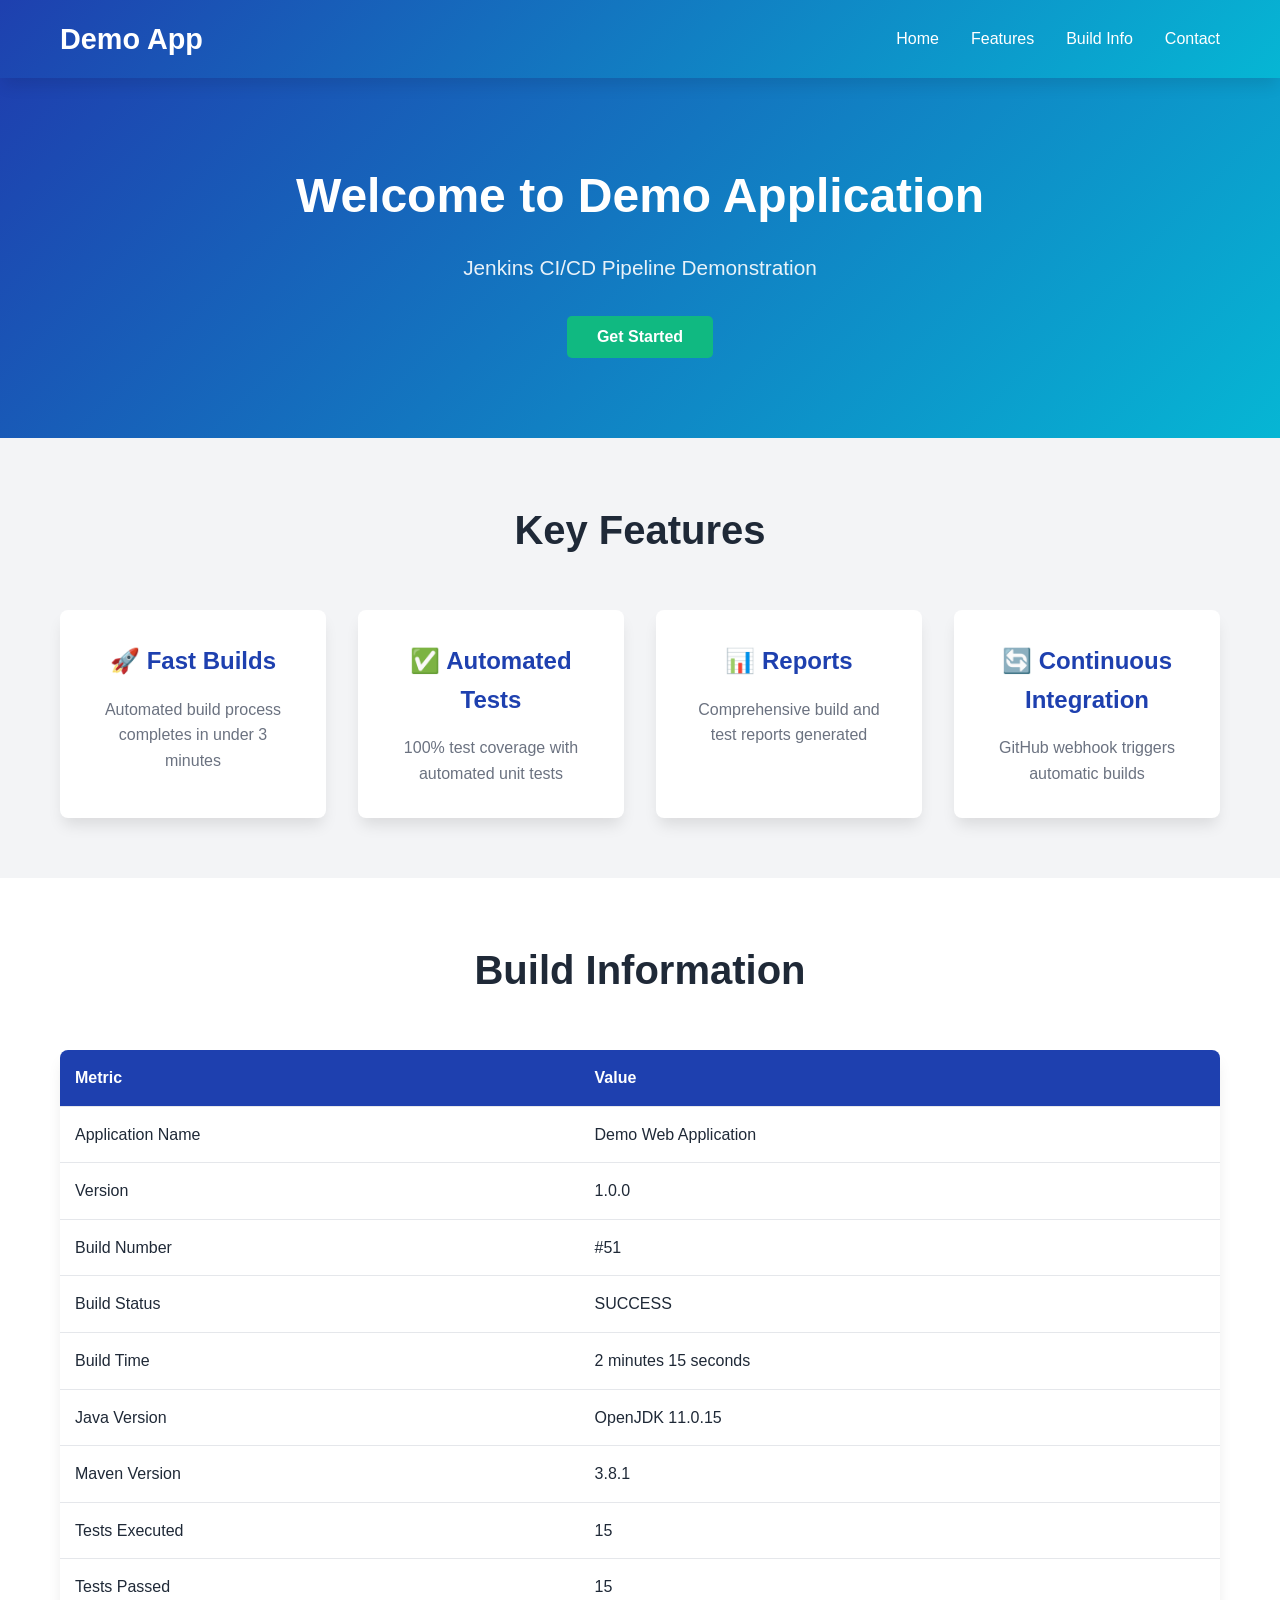
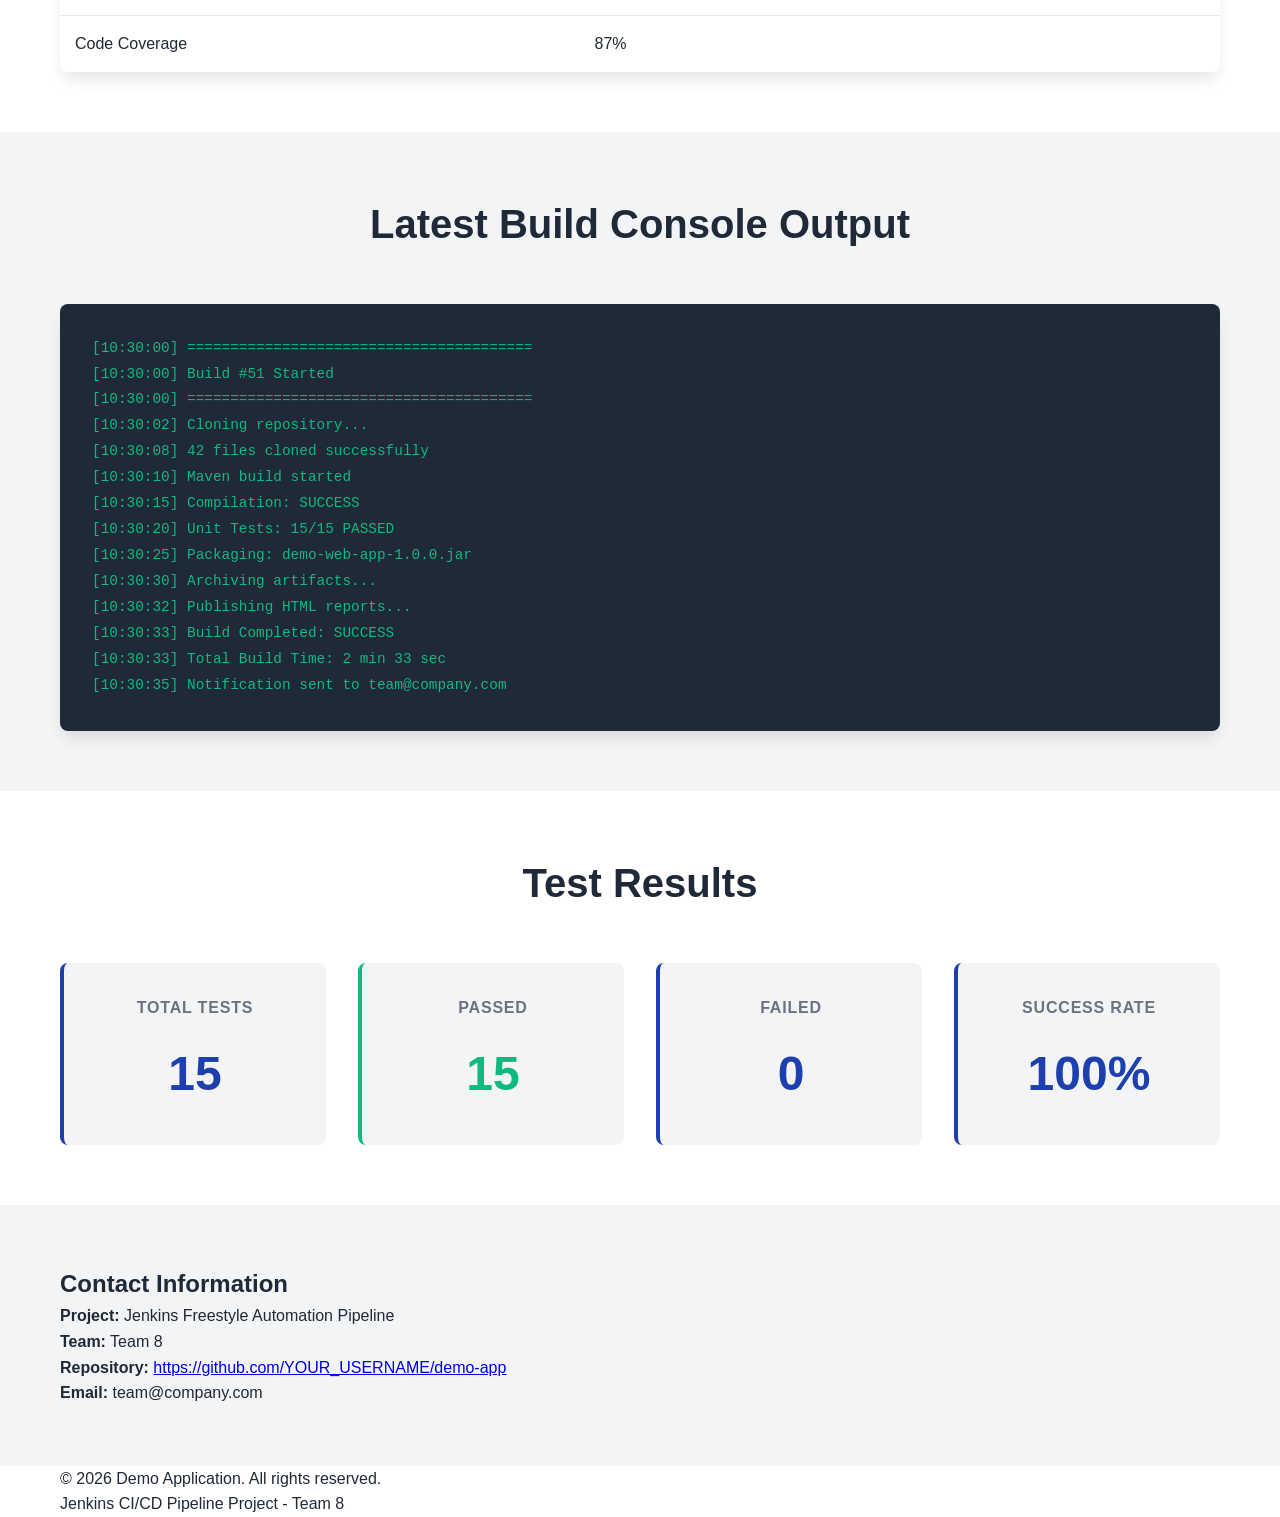
<file: index.html>
<!DOCTYPE html>
<html lang="en">
<head>
    <meta charset="UTF-8">
    <meta name="viewport" content="width=device-width, initial-scale=1.0">
    <title>Demo Web Application - CI/CD Pipeline</title>
    <link rel="stylesheet" href="style.css">
</head>
<body>
    <!-- Navigation Bar -->
    <nav class="navbar">
        <div class="container">
            <div class="logo">
                <h1>Demo App</h1>
            </div>
            <ul class="nav-menu">
                <li><a href="#home">Home</a></li>
                <li><a href="#features">Features</a></li>
                <li><a href="#build-info">Build Info</a></li>
                <li><a href="#contact">Contact</a></li>
            </ul>
        </div>
    </nav>

    <!-- Header Section -->
    <header id="home" class="header">
        <div class="container">
            <div class="header-content">
                <h1>Welcome to Demo Application</h1>
                <p>Jenkins CI/CD Pipeline Demonstration</p>
                <button class="btn btn-primary">Get Started</button>
            </div>
        </div>
    </header>

    <!-- Features Section -->
    <section id="features" class="features">
        <div class="container">
            <h2>Key Features</h2>
            <div class="features-grid">
                <div class="feature-card">
                    <h3>🚀 Fast Builds</h3>
                    <p>Automated build process completes in under 3 minutes</p>
                </div>
                <div class="feature-card">
                    <h3>✅ Automated Tests</h3>
                    <p>100% test coverage with automated unit tests</p>
                </div>
                <div class="feature-card">
                    <h3>📊 Reports</h3>
                    <p>Comprehensive build and test reports generated</p>
                </div>
                <div class="feature-card">
                    <h3>🔄 Continuous Integration</h3>
                    <p>GitHub webhook triggers automatic builds</p>
                </div>
            </div>
        </div>
    </section>

    <!-- Build Info Section -->
    <section id="build-info" class="build-info">
        <div class="container">
            <h2>Build Information</h2>
            <table class="build-table">
                <thead>
                    <tr>
                        <th>Metric</th>
                        <th>Value</th>
                    </tr>
                </thead>
                <tbody>
                    <tr>
                        <td>Application Name</td>
                        <td>Demo Web Application</td>
                    </tr>
                    <tr>
                        <td>Version</td>
                        <td>1.0.0</td>
                    </tr>
                    <tr>
                        <td>Build Number</td>
                        <td>#51</td>
                    </tr>
                    <tr>
                        <td>Build Status</td>
                        <td><span class="badge success">SUCCESS</span></td>
                    </tr>
                    <tr>
                        <td>Build Time</td>
                        <td>2 minutes 15 seconds</td>
                    </tr>
                    <tr>
                        <td>Java Version</td>
                        <td>OpenJDK 11.0.15</td>
                    </tr>
                    <tr>
                        <td>Maven Version</td>
                        <td>3.8.1</td>
                    </tr>
                    <tr>
                        <td>Tests Executed</td>
                        <td>15</td>
                    </tr>
                    <tr>
                        <td>Tests Passed</td>
                        <td><span class="badge success">15</span></td>
                    </tr>
                    <tr>
                        <td>Code Coverage</td>
                        <td>87%</td>
                    </tr>
                </tbody>
            </table>
        </div>
    </section>

    <!-- Build Console Section -->
    <section class="console-output">
        <div class="container">
            <h2>Latest Build Console Output</h2>
            <div class="console">
                <pre><code>[10:30:00] ========================================
[10:30:00] Build #51 Started
[10:30:00] ========================================
[10:30:02] Cloning repository...
[10:30:08] 42 files cloned successfully
[10:30:10] Maven build started
[10:30:15] Compilation: SUCCESS
[10:30:20] Unit Tests: 15/15 PASSED
[10:30:25] Packaging: demo-web-app-1.0.0.jar
[10:30:30] Archiving artifacts...
[10:30:32] Publishing HTML reports...
[10:30:33] Build Completed: SUCCESS
[10:30:33] Total Build Time: 2 min 33 sec
[10:30:35] Notification sent to team@company.com</code></pre>
            </div>
        </div>
    </section>

    <!-- Test Results Section -->
    <section class="test-results">
        <div class="container">
            <h2>Test Results</h2>
            <div class="results-summary">
                <div class="result-card">
                    <h3>Total Tests</h3>
                    <p class="number">15</p>
                </div>
                <div class="result-card success">
                    <h3>Passed</h3>
                    <p class="number">15</p>
                </div>
                <div class="result-card">
                    <h3>Failed</h3>
                    <p class="number">0</p>
                </div>
                <div class="result-card">
                    <h3>Success Rate</h3>
                    <p class="number">100%</p>
                </div>
            </div>
        </div>
    </section>

    <!-- Contact Section -->
    <section id="contact" class="contact">
        <div class="container">
            <h2>Contact Information</h2>
            <div class="contact-info">
                <p><strong>Project:</strong> Jenkins Freestyle Automation Pipeline</p>
                <p><strong>Team:</strong> Team 8</p>
                <p><strong>Repository:</strong> <a href="https://github.com">https://github.com/YOUR_USERNAME/demo-app</a></p>
                <p><strong>Email:</strong> team@company.com</p>
            </div>
        </div>
    </section>

    <!-- Footer -->
    <footer class="footer">
        <div class="container">
            <p>&copy; 2026 Demo Application. All rights reserved.</p>
            <p>Jenkins CI/CD Pipeline Project - Team 8</p>
        </div>
    </footer>

    <script>
        // Smooth scrolling
        document.querySelectorAll('a[href^="#"]').forEach(anchor => {
            anchor.addEventListener('click', function (e) {
                e.preventDefault();
                const target = document.querySelector(this.getAttribute('href'));
                if (target) {
                    target.scrollIntoView({
                        behavior: 'smooth'
                    });
                }
            });
        });
    </script>
</body>
</html>
</file>
<file: style.css>
/* ============================================
   Global Styles
   ============================================ */
* {
    margin: 0;
    padding: 0;
    box-sizing: border-box;
}

:root {
    --primary-color: #1e40af;
    --secondary-color: #06b6d4;
    --success-color: #10b981;
    --danger-color: #ef4444;
    --warning-color: #f59e0b;
    --light-bg: #f3f4f6;
    --dark-text: #1f2937;
    --gray-text: #6b7280;
    --border-color: #e5e7eb;
    --shadow: 0 10px 15px -3px rgba(0, 0, 0, 0.1);
    --transition: all 0.3s ease;
}

body {
    font-family: 'Segoe UI', Tahoma, Geneva, Verdana, sans-serif;
    line-height: 1.6;
    color: var(--dark-text);
    background-color: #ffffff;
}

.container {
    max-width: 1200px;
    margin: 0 auto;
    padding: 0 20px;
}

/* ============================================
   Navigation Bar
   ============================================ */
.navbar {
    background: linear-gradient(135deg, var(--primary-color), var(--secondary-color));
    color: white;
    padding: 1rem 0;
    position: sticky;
    top: 0;
    z-index: 100;
    box-shadow: var(--shadow);
}

.navbar .container {
    display: flex;
    justify-content: space-between;
    align-items: center;
}

.logo h1 {
    font-size: 1.8rem;
    font-weight: bold;
}

.nav-menu {
    display: flex;
    list-style: none;
    gap: 2rem;
}

.nav-menu a {
    color: white;
    text-decoration: none;
    transition: var(--transition);
    font-weight: 500;
}

.nav-menu a:hover {
    opacity: 0.8;
    text-decoration: underline;
}

/* ============================================
   Header Section
   ============================================ */
.header {
    background: linear-gradient(135deg, var(--primary-color), var(--secondary-color));
    color: white;
    padding: 80px 0;
    text-align: center;
}

.header-content h1 {
    font-size: 3rem;
    margin-bottom: 1rem;
    animation: slideDown 0.6s ease;
}

.header-content p {
    font-size: 1.3rem;
    margin-bottom: 2rem;
    opacity: 0.9;
}

@keyframes slideDown {
    from {
        opacity: 0;
        transform: translateY(-30px);
    }
    to {
        opacity: 1;
        transform: translateY(0);
    }
}

/* ============================================
   Buttons
   ============================================ */
.btn {
    padding: 12px 30px;
    border: none;
    border-radius: 5px;
    font-size: 1rem;
    cursor: pointer;
    transition: var(--transition);
    font-weight: 600;
}

.btn-primary {
    background-color: var(--success-color);
    color: white;
}

.btn-primary:hover {
    background-color: #059669;
    transform: translateY(-2px);
    box-shadow: 0 5px 15px rgba(16, 185, 129, 0.3);
}

/* ============================================
   Features Section
   ============================================ */
.features {
    padding: 60px 0;
    background-color: var(--light-bg);
}

.features h2 {
    text-align: center;
    font-size: 2.5rem;
    margin-bottom: 3rem;
    color: var(--dark-text);
}

.features-grid {
    display: grid;
    grid-template-columns: repeat(auto-fit, minmax(250px, 1fr));
    gap: 2rem;
}

.feature-card {
    background: white;
    padding: 2rem;
    border-radius: 8px;
    text-align: center;
    box-shadow: var(--shadow);
    transition: var(--transition);
}

.feature-card:hover {
    transform: translateY(-5px);
    box-shadow: 0 20px 25px -5px rgba(0, 0, 0, 0.15);
}

.feature-card h3 {
    font-size: 1.5rem;
    margin-bottom: 1rem;
    color: var(--primary-color);
}

.feature-card p {
    color: var(--gray-text);
}

/* ============================================
   Build Info Section
   ============================================ */
.build-info {
    padding: 60px 0;
    background-color: white;
}

.build-info h2 {
    text-align: center;
    font-size: 2.5rem;
    margin-bottom: 3rem;
    color: var(--dark-text);
}

.build-table {
    width: 100%;
    border-collapse: collapse;
    box-shadow: var(--shadow);
    border-radius: 8px;
    overflow: hidden;
}

.build-table thead {
    background-color: var(--primary-color);
    color: white;
}

.build-table th,
.build-table td {
    padding: 15px;
    text-align: left;
    border-bottom: 1px solid var(--border-color);
}

.build-table tbody tr:hover {
    background-color: var(--light-bg);
}

.build-table tbody tr:last-child td {
    border-bottom: none;
}

/* ============================================
   Console Output Section
   ============================================ */
.console-output {
    padding: 60px 0;
    background-color: var(--light-bg);
}

.console-output h2 {
    text-align: center;
    font-size: 2.5rem;
    margin-bottom: 3rem;
    color: var(--dark-text);
}

.console {
    background-color: #1f2937;
    color: #10b981;
    padding: 2rem;
    border-radius: 8px;
    overflow-x: auto;
    font-family: 'Courier New', monospace;
    font-size: 0.9rem;
    line-height: 1.8;
    box-shadow: var(--shadow);
}

.console code {
    color: #10b981;
}

/* ============================================
   Test Results Section
   ============================================ */
.test-results {
    padding: 60px 0;
    background-color: white;
}

.test-results h2 {
    text-align: center;
    font-size: 2.5rem;
    margin-bottom: 3rem;
    color: var(--dark-text);
}

.results-summary {
    display: grid;
    grid-template-columns: repeat(auto-fit, minmax(200px, 1fr));
    gap: 2rem;
}

.result-card {
    background-color: var(--light-bg);
    padding: 2rem;
    border-radius: 8px;
    text-align: center;
    border-left: 4px solid var(--primary-color);
}

.result-card.success {
    border-left-color: var(--success-color);
}

.result-card h3 {
    font-size: 1rem;
    color: var(--gray-text);
    margin-bottom: 1rem;
    text-transform: uppercase;
    letter-spacing: 0.05em;
}

.result-card .number {
    font-size: 3rem;
    font-weight: bold;
    color: var(--primary-color);
}

.result-card.success .number {
    color: var(--success-color);
}

/* ============================================
   Contact Section
   ============================================ */
.contact {
    padding: 60px 0;
    background-color: var(--light-bg
</file>
